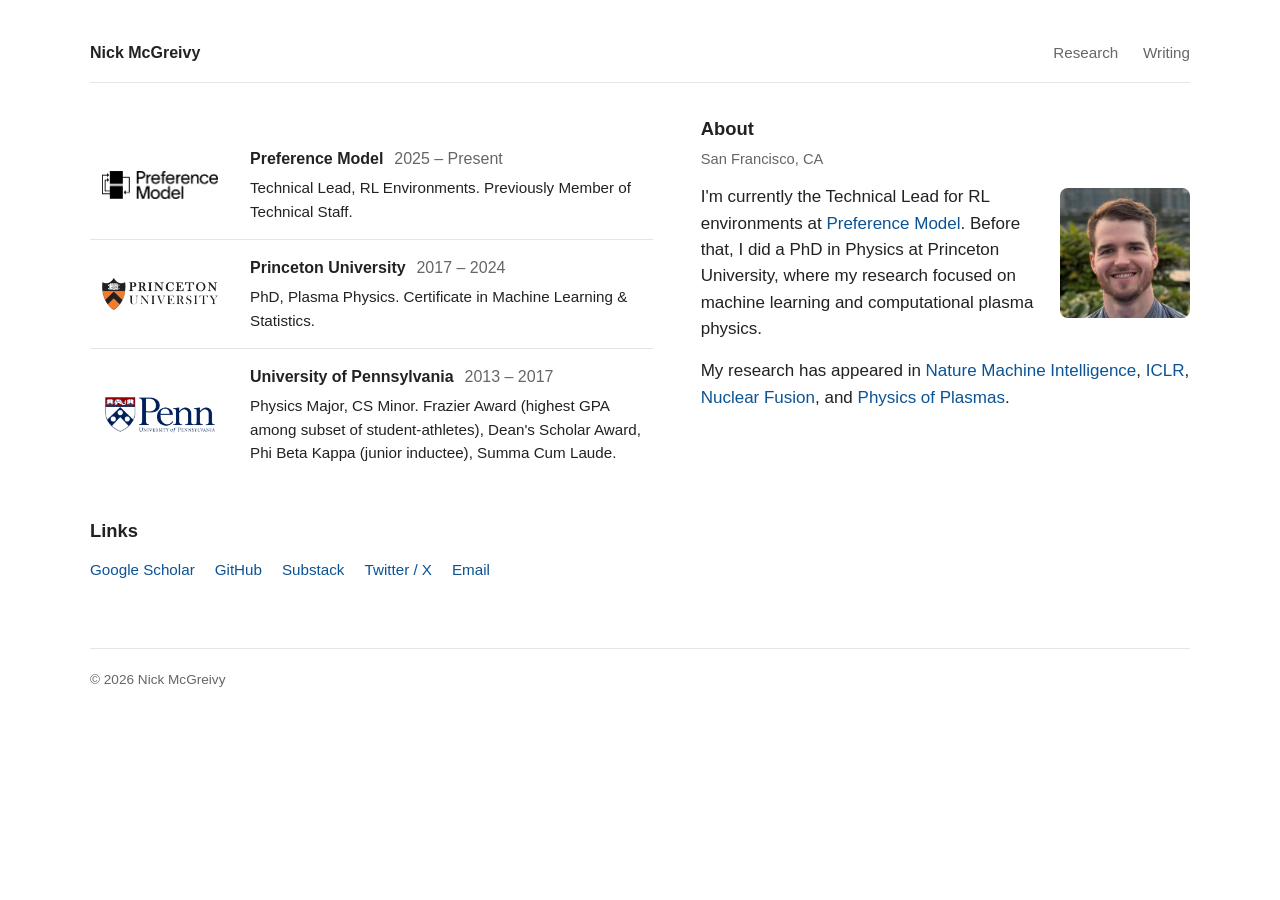
<file: index.html>
<!doctype html>
<html lang="en">
<head>
  <meta charset="utf-8">
  <meta name="viewport" content="width=device-width, initial-scale=1">
  <title>Nick McGreivy</title>
  <meta name="description" content="Nick McGreivy — researcher in machine learning and scientific computing; tech lead at Preference Model.">
  <link rel="stylesheet" href="style.css">
</head>
<body>
  <header class="wide">
    <a class="name" href="./">Nick McGreivy</a>
    <nav>
      <a href="research.html">Research</a>
      <a href="writing.html">Writing</a>
    </nav>
  </header>

  <main class="wide">
    <div class="home-grid">

      <section>
        <ul class="timeline">
          <li>
            <div class="logo-cell"><img src="img/preferencemodel_logo_core.png" alt="Preference Model"></div>
            <div>
              <p class="t-head"><strong>Preference Model</strong> <span class="t-dates">2025 – Present</span></p>
              <p class="t-body">Technical Lead, RL Environments. Previously Member of Technical Staff.</p>
            </div>
          </li>
          <li>
            <div class="logo-cell"><img src="img/University-of-Princeton-Logo.png" alt="Princeton University"></div>
            <div>
              <p class="t-head"><strong>Princeton University</strong> <span class="t-dates">2017 – 2024</span></p>
              <p class="t-body">PhD, Plasma Physics. Certificate in Machine Learning &amp; Statistics. </p>
            </div>
          </li>
          <li>
            <div class="logo-cell"><img src="img/penn-logo.png" alt="University of Pennsylvania"></div>
            <div>
              <p class="t-head"><strong>University of Pennsylvania</strong> <span class="t-dates">2013 – 2017</span></p>
              <p class="t-body">Physics Major, CS Minor. Frazier Award (highest GPA among subset of student-athletes), Dean's Scholar Award, Phi Beta Kappa (junior inductee), Summa Cum Laude.</p>
            </div>
          </li>
        </ul>

        <h2>Links</h2>
        <ul class="links">
          <li><a href="https://scholar.google.com/citations?user=CUC0rVgAAAAJ&amp;hl=en">Google Scholar</a></li>
          <li><a href="https://github.com/nickmcgreivy">GitHub</a></li>
          <li><a href="https://nickmcgreivy.substack.com">Substack</a></li>
          <li><a href="https://x.com/NMcGreivy">Twitter / X</a></li>
          <li><a id="email-link" href="#">Email</a></li>
        </ul>
      </section>

      <section>
        <h2>About</h2>
        <p class="location">San Francisco, CA</p>
        <img class="about-photo" src="img/nick.jpg" alt="Nick McGreivy">
        <p>
          I'm currently the Technical Lead for RL environments at <a href="https://www.preferencemodel.com">Preference Model</a>. Before that, I did a PhD in Physics at Princeton University, where my research focused on machine learning and computational plasma physics.
        </p>
        <p>
          My research has appeared in <a href="https://www.nature.com/articles/s42256-024-00897-5">Nature Machine Intelligence</a>, <a href="https://arxiv.org/abs/2007.10412">ICLR</a>, <a href="https://iopscience.iop.org/article/10.1088/1741-4326/abcd76/meta">Nuclear Fusion</a>, and <a href="https://pubs.aip.org/aip/pop/article/28/8/082111/106831">Physics of Plasmas</a>.
        </p>
      </section>
    </div>
  </main>

  <footer class="wide">
    &copy; <span id="y"></span> Nick McGreivy
    <script>
      document.getElementById('y').textContent = new Date().getFullYear();
      (function () {
        var a = document.getElementById('email-link');
        if (a) a.href = 'mailto:' + ['nickmcgreivy', 'gmail.com'].join('@');
      })();
    </script>
  </footer>
</body>
</html>
</file>
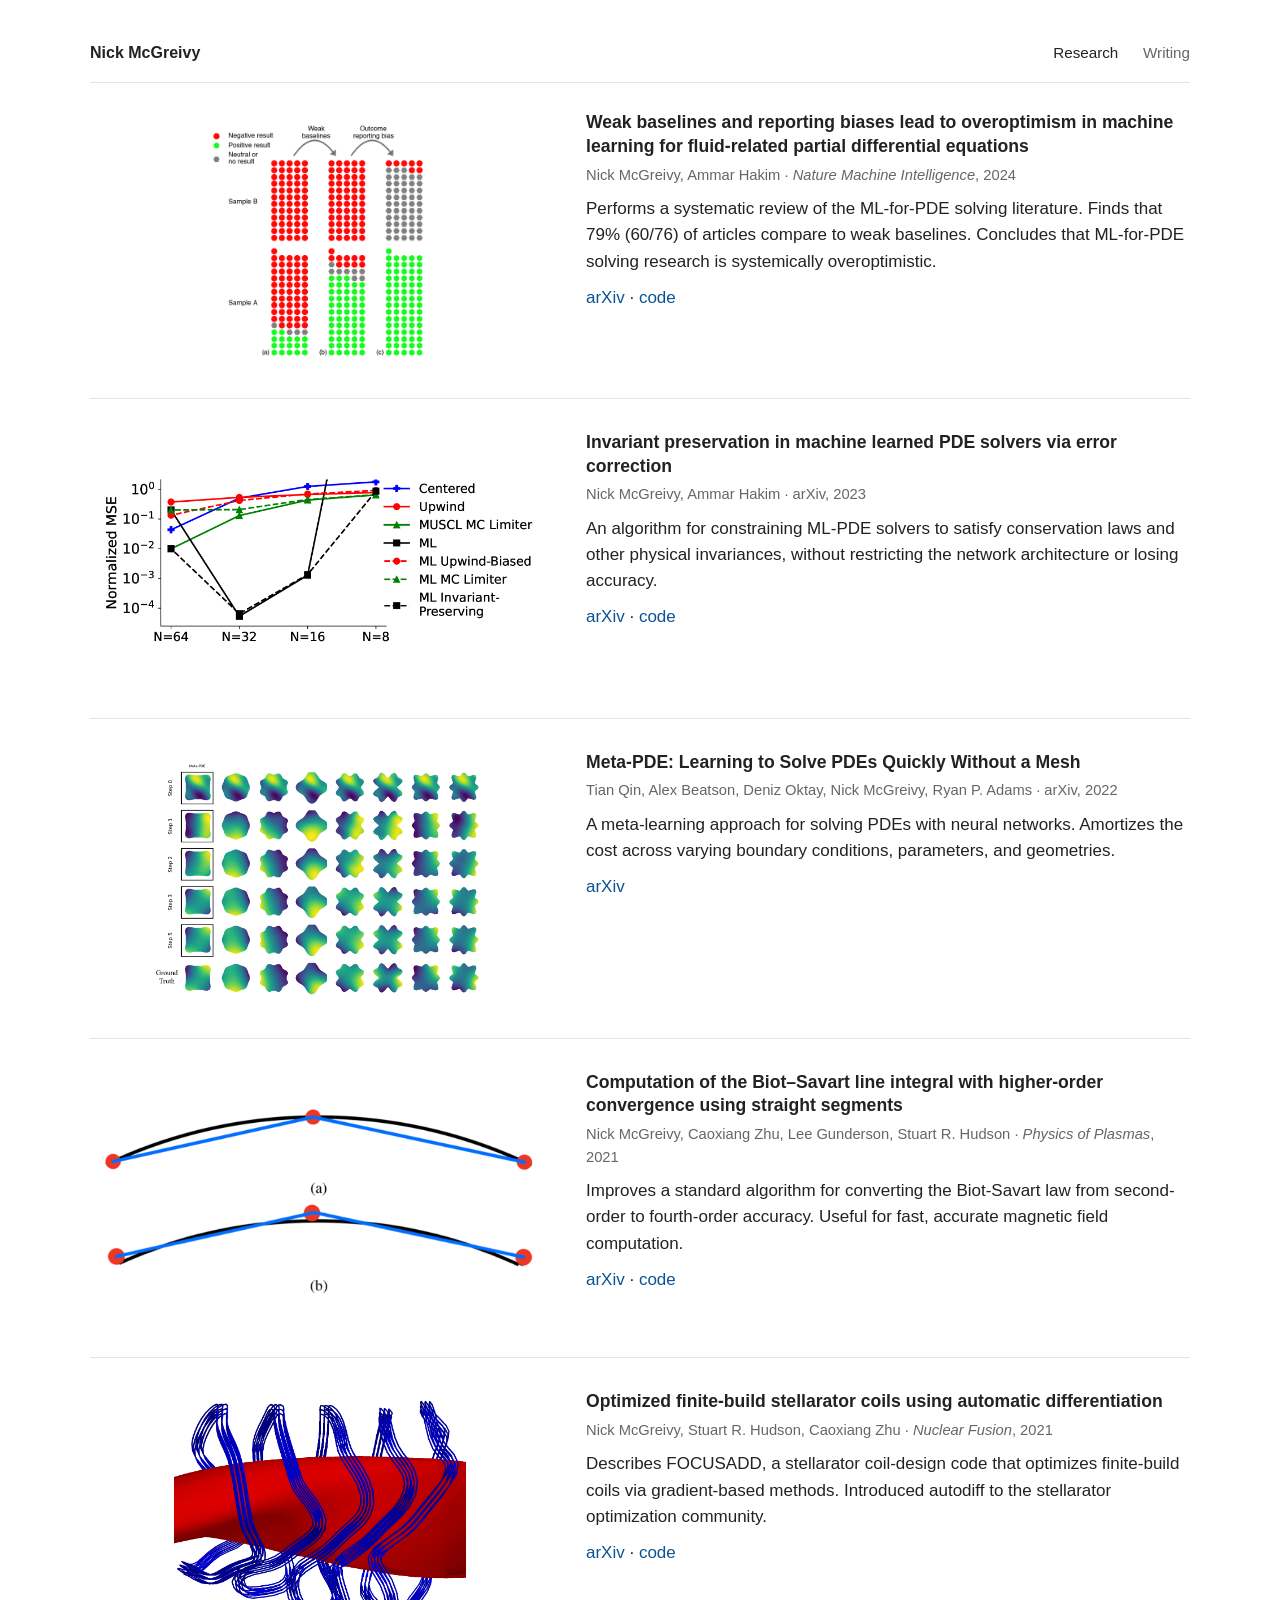
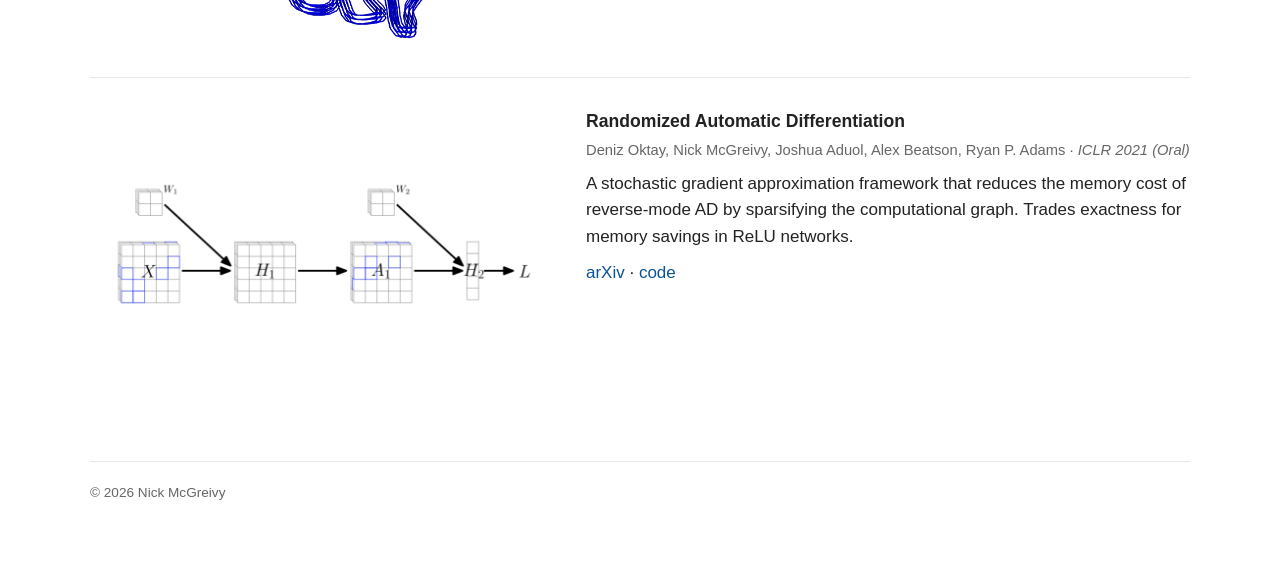
<file: research.html>
<!doctype html>
<html lang="en">
<head>
  <meta charset="utf-8">
  <meta name="viewport" content="width=device-width, initial-scale=1">
  <title>Research — Nick McGreivy</title>
  <meta name="description" content="Selected publications by Nick McGreivy.">
  <link rel="stylesheet" href="style.css">
</head>
<body>
  <header class="wide">
    <a class="name" href="./">Nick McGreivy</a>
    <nav>
      <a href="research.html" aria-current="page">Research</a>
      <a href="writing.html">Writing</a>
    </nav>
  </header>

  <main class="wide">

    <article class="post-card">
      <a class="post-cover fit" href="https://www.nature.com/articles/s42256-024-00897-5">
        <img src="img/weak-baselines-reporting-biases.png" alt="">
      </a>
      <div class="post-body">
        <h3><a href="https://www.nature.com/articles/s42256-024-00897-5">Weak baselines and reporting biases lead to overoptimism in machine learning for fluid-related partial differential equations</a></h3>
        <p class="meta">Nick McGreivy, Ammar Hakim &middot; <em>Nature Machine Intelligence</em>, 2024</p>
        <p>Performs a systematic review of the ML-for-PDE solving literature. Finds that 79% (60/76) of articles compare to weak baselines. Concludes that ML-for-PDE solving research is systemically overoptimistic.</p>
        <p class="links-row">
          <a href="https://arxiv.org/abs/2407.07218">arXiv</a> &middot;
          <a href="https://github.com/nickmcgreivy/WeakBaselinesMLPDE">code</a>
        </p>
      </div>
    </article>

    <article class="post-card">
      <a class="post-cover fit" href="https://arxiv.org/abs/2303.16110">
        <img src="img/invariant-preservation.png" alt="">
      </a>
      <div class="post-body">
        <h3><a href="https://arxiv.org/abs/2303.16110">Invariant preservation in machine learned PDE solvers via error correction</a></h3>
        <p class="meta">Nick McGreivy, Ammar Hakim &middot; arXiv, 2023</p>
        <p>An algorithm for constraining ML-PDE solvers to satisfy conservation laws and other physical invariances, without restricting the network architecture or losing accuracy.</p>
        <p class="links-row">
          <a href="https://arxiv.org/abs/2303.16110">arXiv</a> &middot;
          <a href="https://github.com/nickmcgreivy/InvariantPreservingMLSolvers">code</a>
        </p>
      </div>
    </article>

    <article class="post-card">
      <a class="post-cover fit" href="https://arxiv.org/abs/2211.01604">
        <img src="img/meta-pde.png" alt="">
      </a>
      <div class="post-body">
        <h3><a href="https://arxiv.org/abs/2211.01604">Meta-PDE: Learning to Solve PDEs Quickly Without a Mesh</a></h3>
        <p class="meta">Tian Qin, Alex Beatson, Deniz Oktay, Nick McGreivy, Ryan P. Adams &middot; arXiv, 2022</p>
        <p>A meta-learning approach for solving PDEs with neural networks. Amortizes the cost across varying boundary conditions, parameters, and geometries.</p>
        <p class="links-row">
          <a href="https://arxiv.org/abs/2211.01604">arXiv</a>
        </p>
      </div>
    </article>

    <article class="post-card">
      <a class="post-cover fit" href="https://pubs.aip.org/aip/pop/article/28/8/082111/106831">
        <img src="img/biot-savart.png" alt="">
      </a>
      <div class="post-body">
        <h3><a href="https://pubs.aip.org/aip/pop/article/28/8/082111/106831">Computation of the Biot–Savart line integral with higher-order convergence using straight segments</a></h3>
        <p class="meta">Nick McGreivy, Caoxiang Zhu, Lee Gunderson, Stuart R. Hudson &middot; <em>Physics of Plasmas</em>, 2021</p>
        <p>Improves a standard algorithm for converting the Biot-Savart law from second-order to fourth-order accuracy. Useful for fast, accurate magnetic field computation.</p>
        <p class="links-row">
          <a href="https://arxiv.org/abs/2105.12522">arXiv</a> &middot;
          <a href="https://github.com/nickmcgreivy/biot-savart-line-integral">code</a>
        </p>
      </div>
    </article>

    <article class="post-card">
      <a class="post-cover fit" href="https://iopscience.iop.org/article/10.1088/1741-4326/abcd76/meta">
        <img src="img/stellarator-optimization.png" alt="">
      </a>
      <div class="post-body">
        <h3><a href="https://iopscience.iop.org/article/10.1088/1741-4326/abcd76/meta">Optimized finite-build stellarator coils using automatic differentiation</a></h3>
        <p class="meta">Nick McGreivy, Stuart R. Hudson, Caoxiang Zhu &middot; <em>Nuclear Fusion</em>, 2021</p>
        <p> Describes FOCUSADD, a stellarator coil-design code that optimizes finite-build coils via gradient-based methods. Introduced autodiff to the stellarator optimization community.</p>
        <p class="links-row">
          <a href="https://arxiv.org/abs/2009.00196">arXiv</a> &middot;
          <a href="https://github.com/nickmcgreivy/FOCUSADD">code</a>
        </p>
      </div>
    </article>

    <article class="post-card">
      <a class="post-cover fit" href="https://arxiv.org/abs/2007.10412">
        <img src="img/randomized-automatic-differentiation.png" alt="">
      </a>
      <div class="post-body">
        <h3><a href="https://arxiv.org/abs/2007.10412">Randomized Automatic Differentiation</a></h3>
        <p class="meta">Deniz Oktay, Nick McGreivy, Joshua Aduol, Alex Beatson, Ryan P. Adams &middot; <em>ICLR 2021 (Oral)</em></p>
        <p>A stochastic gradient approximation framework that reduces the memory cost of reverse-mode AD by sparsifying the computational graph. Trades exactness for memory savings in ReLU networks.</p>
        <p class="links-row">
          <a href="https://arxiv.org/abs/2007.10412">arXiv</a> &middot;
          <a href="https://github.com/PrincetonLIPS/RandomizedAutomaticDifferentiation">code</a>
        </p>
      </div>
    </article>
  </main>

  <footer class="wide">
    &copy; <span id="y"></span> Nick McGreivy
    <script>document.getElementById('y').textContent = new Date().getFullYear();</script>
  </footer>
</body>
</html>
</file>
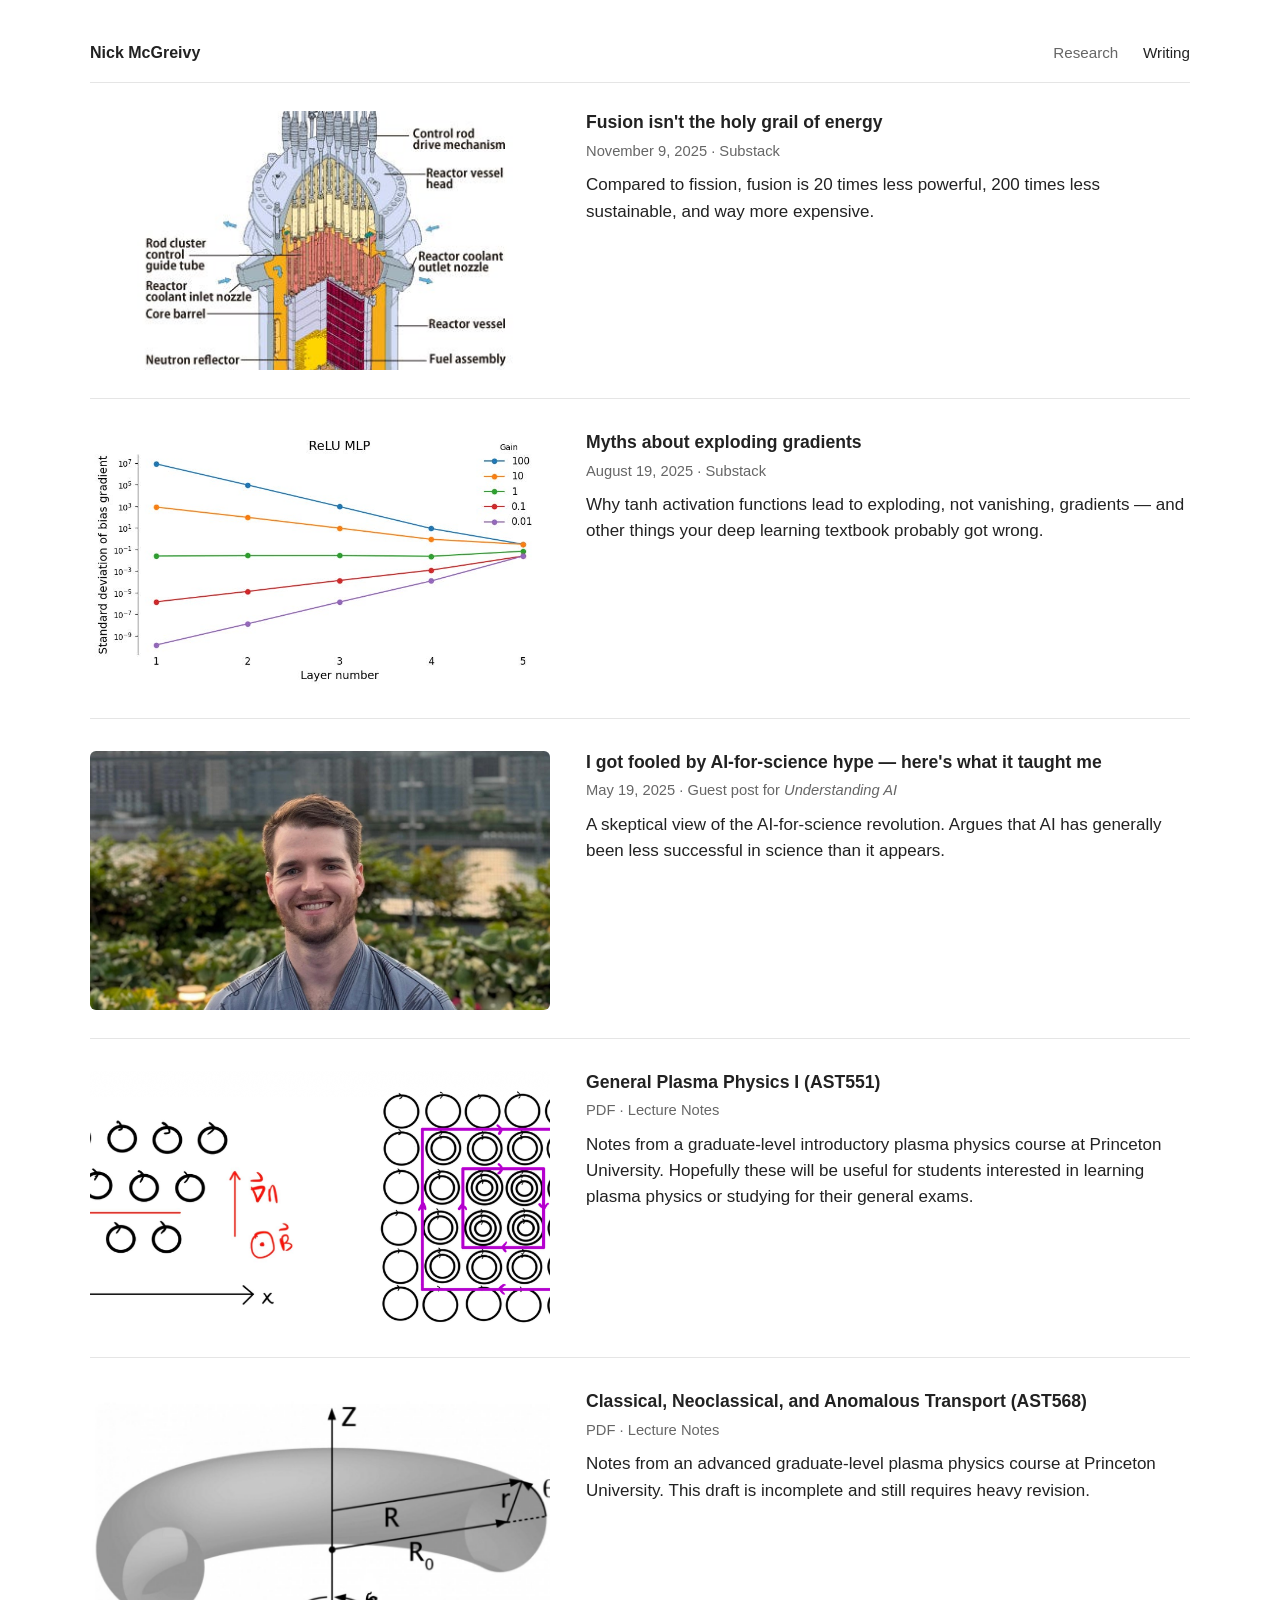
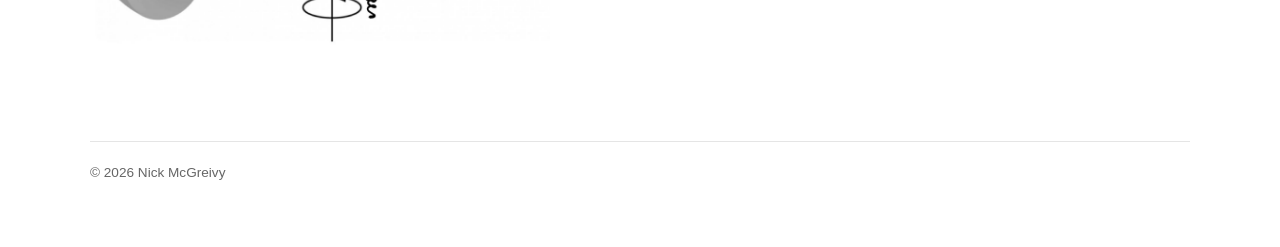
<file: writing.html>
<!doctype html>
<html lang="en">
<head>
  <meta charset="utf-8">
  <meta name="viewport" content="width=device-width, initial-scale=1">
  <title>Writing — Nick McGreivy</title>
  <meta name="description" content="Blog posts by Nick McGreivy.">
  <link rel="stylesheet" href="style.css">
</head>
<body>
  <header class="wide">
    <a class="name" href="./">Nick McGreivy</a>
    <nav>
      <a href="research.html">Research</a>
      <a href="writing.html" aria-current="page">Writing</a>
    </nav>
  </header>

  <main class="wide">
    <article class="post-card">
      <a class="post-cover" href="https://nickmcgreivy.substack.com/p/fusion-isnt-the-holy-grail-of-energy">
        <img src="img/fusion-cover.jpg" alt="">
      </a>
      <div class="post-body">
        <h3><a href="https://nickmcgreivy.substack.com/p/fusion-isnt-the-holy-grail-of-energy">Fusion isn't the holy grail of energy</a></h3>
        <p class="meta">November 9, 2025 &middot; Substack</p>
        <p>Compared to fission, fusion is 20 times less powerful, 200 times less sustainable, and way more expensive.</p>
      </div>
    </article>

    <article class="post-card">
      <a class="post-cover" href="https://nickmcgreivy.substack.com/p/myths-about-exploding-gradients">
        <img src="img/gradients-cover.jpg" alt="">
      </a>
      <div class="post-body">
        <h3><a href="https://nickmcgreivy.substack.com/p/myths-about-exploding-gradients">Myths about exploding gradients</a></h3>
        <p class="meta">August 19, 2025 &middot; Substack</p>
        <p>Why tanh activation functions lead to exploding, not vanishing, gradients &mdash; and other things your deep learning textbook probably got wrong.</p>
      </div>
    </article>

    <article class="post-card">
      <a class="post-cover" href="https://www.understandingai.org/p/i-got-fooled-by-ai-for-science-hypeheres">
        <img src="img/ai-science-cover.jpg" alt="">
      </a>
      <div class="post-body">
        <h3><a href="https://www.understandingai.org/p/i-got-fooled-by-ai-for-science-hypeheres">I got fooled by AI-for-science hype &mdash; here's what it taught me</a></h3>
        <p class="meta">May 19, 2025 &middot; Guest post for <em>Understanding AI</em></p>
        <p>A skeptical view of the AI-for-science revolution. Argues that AI has generally been less successful in science than it appears.</p>
      </div>
    </article>

    <article class="post-card">
      <a class="post-cover" href="files/general-plasma-physics-notes.pdf">
        <img src="img/gpp-notes.png" alt="">
      </a>
      <div class="post-body">
        <h3><a href="files/general-plasma-physics-notes.pdf">General Plasma Physics I (AST551)</a></h3>
        <p class="meta">PDF &middot; Lecture Notes</p>
        <p>Notes from a graduate-level introductory plasma physics course at Princeton University. Hopefully these will be useful for students interested in learning plasma physics or studying for their general exams.</p>
      </div>
    </article>

    <article class="post-card">
      <a class="post-cover" href="files/classical_neoclassical_and_anamolous_transport_notes.pdf">
        <img src="img/transport-notes.png" alt="">
      </a>
      <div class="post-body">
        <h3><a href="files/classical_neoclassical_and_anamolous_transport_notes.pdf">Classical, Neoclassical, and Anomalous Transport (AST568)</a></h3>
        <p class="meta">PDF &middot; Lecture Notes</p>
        <p>Notes from an advanced graduate-level plasma physics course at Princeton University. This draft is incomplete and still requires heavy revision. </p>
      </div>
    </article>
  </main>

  <footer class="wide">
    &copy; <span id="y"></span> Nick McGreivy
    <script>document.getElementById('y').textContent = new Date().getFullYear();</script>
  </footer>
</body>
</html>
</file>
<file: style.css>
:root {
  --text: #222;
  --muted: #666;
  --link: #0b5394;
  --link-hover: #073763;
  --rule: #e5e5e5;
  --bg: #fff;
  --max: 720px;
  --max-wide: 1100px;
}

@media (prefers-color-scheme: dark) {
  :root {
    --text: #e6e6e6;
    --muted: #9aa0a6;
    --link: #8ab4f8;
    --link-hover: #c5dafa;
    --rule: #2a2a2a;
    --bg: #111;
  }
}

* { box-sizing: border-box; }

html { -webkit-text-size-adjust: 100%; }

body {
  margin: 0;
  padding: 2.5rem 1.25rem 4rem;
  background: var(--bg);
  color: var(--text);
  font-family: -apple-system, BlinkMacSystemFont, "Segoe UI", Roboto, "Helvetica Neue", Arial, sans-serif;
  font-size: 17px;
  line-height: 1.55;
}

main, header, footer { max-width: var(--max); margin: 0 auto; }
.wide, header.wide, footer.wide { max-width: var(--max-wide); }

.home-grid {
  display: grid;
  grid-template-columns: minmax(0, 1.15fr) minmax(0, 1fr);
  gap: 3rem;
  align-items: start;
  margin-top: 2rem;
}
.home-grid > section > h2:first-child { margin-top: 0; }
@media (max-width: 880px) {
  .home-grid { grid-template-columns: 1fr; gap: 0.5rem; }
  .home-grid > section:nth-child(1) { order: 2; }
  .home-grid > section:nth-child(2) { order: 1; }
}

header {
  display: flex;
  justify-content: space-between;
  align-items: baseline;
  flex-wrap: wrap;
  gap: 0.5rem 1.25rem;
  padding-bottom: 1rem;
  margin-bottom: 1.75rem;
  border-bottom: 1px solid var(--rule);
}

header .name {
  font-weight: 600;
  font-size: 1rem;
  color: var(--text);
  text-decoration: none;
}

nav a {
  color: var(--muted);
  text-decoration: none;
  margin-left: 1.25rem;
  font-size: 0.95rem;
}

nav a:first-child { margin-left: 0; }
nav a:hover, nav a[aria-current="page"] { color: var(--text); }

h1 {
  font-size: 1.75rem;
  font-weight: 600;
  margin: 0 0 0.25rem;
  letter-spacing: -0.01em;
}

.subtitle {
  color: var(--muted);
  margin: 0 0 2rem;
  font-size: 1rem;
}

h2 {
  font-size: 1.15rem;
  font-weight: 600;
  margin: 2.25rem 0 0.75rem;
}

p { margin: 0 0 1rem; }

a { color: var(--link); text-decoration: none; }
a:hover { color: var(--link-hover); text-decoration: underline; }

ul.links {
  list-style: none;
  padding: 0;
  margin: 0.5rem 0 0;
  display: flex;
  flex-wrap: wrap;
  gap: 0.5rem 1.25rem;
}

ul.links a { font-size: 0.95rem; }

.timeline {
  list-style: none;
  padding: 0;
  margin: 1rem 0 0;
}
.timeline > li {
  display: grid;
  grid-template-columns: 140px 1fr;
  gap: 1.25rem;
  align-items: center;
  padding: 1rem 0;
  border-bottom: 1px solid var(--rule);
}
.timeline > li:last-child { border-bottom: 0; }
.logo-cell {
  background: #fff;
  border-radius: 6px;
  padding: 0.5rem 0.75rem;
  display: flex;
  align-items: center;
  justify-content: center;
  min-height: 48px;
}
@media (prefers-color-scheme: dark) {
  .logo-cell { background: #f5f5f5; }
}
.logo-cell img {
  display: block;
  max-width: 100%;
  max-height: 36px;
  width: auto;
  height: auto;
}
.t-head { margin: 0 0 0.25rem; font-size: 1rem; }
.t-dates { color: var(--muted); font-weight: 400; margin-left: 0.4rem; }
.t-body { margin: 0; font-size: 0.95rem; }
@media (max-width: 540px) {
  .timeline > li { grid-template-columns: 1fr; }
  .logo-cell { justify-content: flex-start; padding: 0.5rem 0.75rem; max-width: 200px; }
}

.subtitle-lead { font-size: 1.05rem; margin-top: 0; }

.location {
  color: var(--muted);
  font-size: 0.92rem;
  margin: -0.5rem 0 0.85rem;
}

.about-photo {
  float: right;
  width: 130px;
  height: 130px;
  object-fit: cover;
  border-radius: 8px;
  margin: 0.25rem 0 1rem 1.25rem;
}
@media (max-width: 600px) {
  .about-photo { float: none; display: block; width: 200px; height: 200px; margin: 0 0 1rem; }
}

.post-card {
  display: grid;
  grid-template-columns: 280px 1fr;
  gap: 1.75rem;
  align-items: start;
  margin: 1.75rem 0 2rem;
  padding-bottom: 1.75rem;
  border-bottom: 1px solid var(--rule);
}
.post-card:last-of-type { border-bottom: 0; }
main.wide .post-card { grid-template-columns: 460px 1fr; gap: 2.25rem; }
.post-cover {
  display: block;
  aspect-ratio: 16 / 9;
  overflow: hidden;
  border-radius: 6px;
  background: #fff;
}
@media (prefers-color-scheme: dark) {
  .post-cover { background: #f5f5f5; }
}
.post-cover img {
  width: 100%;
  height: 100%;
  object-fit: cover;
  display: block;
  transition: transform 0.3s ease;
}
.post-cover:hover img { transform: scale(1.02); }
.post-cover.fit img { object-fit: contain; padding: 0.5rem; }
.post-cover-empty {
  background: repeating-linear-gradient(45deg, #fafafa 0 12px, #f0f0f0 12px 24px);
}
@media (prefers-color-scheme: dark) {
  .post-cover-empty { background: repeating-linear-gradient(45deg, #ececec 0 12px, #dcdcdc 12px 24px); }
}
.post-body h3 {
  font-size: 1.1rem;
  font-weight: 600;
  margin: 0 0 0.3rem;
  line-height: 1.35;
}
.post-body h3 a { color: var(--text); }
.post-body h3 a:hover { color: var(--link); text-decoration: none; }
.post-body .meta { color: var(--muted); font-size: 0.92rem; margin: 0 0 0.6rem; }
.post-body p { margin: 0 0 0.6rem; }
@media (max-width: 640px) {
  .post-card,
  main.wide .post-card { grid-template-columns: 1fr; gap: 1rem; }
}

.paper {
  margin: 1.5rem 0 1.75rem;
  padding-bottom: 1.5rem;
  border-bottom: 1px solid var(--rule);
}
.paper:last-of-type { border-bottom: 0; }
.paper h3 {
  font-size: 1.02rem;
  font-weight: 600;
  margin: 0 0 0.25rem;
  line-height: 1.4;
}
.paper h3 a { color: var(--text); }
.paper h3 a:hover { color: var(--link); text-decoration: none; }
.paper .meta {
  color: var(--muted);
  font-size: 0.92rem;
  margin: 0 0 0.6rem;
}
.paper p { margin: 0 0 0.6rem; }
.paper .links-row {
  font-size: 0.92rem;
  color: var(--muted);
  margin: 0;
}

footer {
  margin-top: 4rem;
  padding-top: 1.25rem;
  border-top: 1px solid var(--rule);
  color: var(--muted);
  font-size: 0.85rem;
}
</file>
